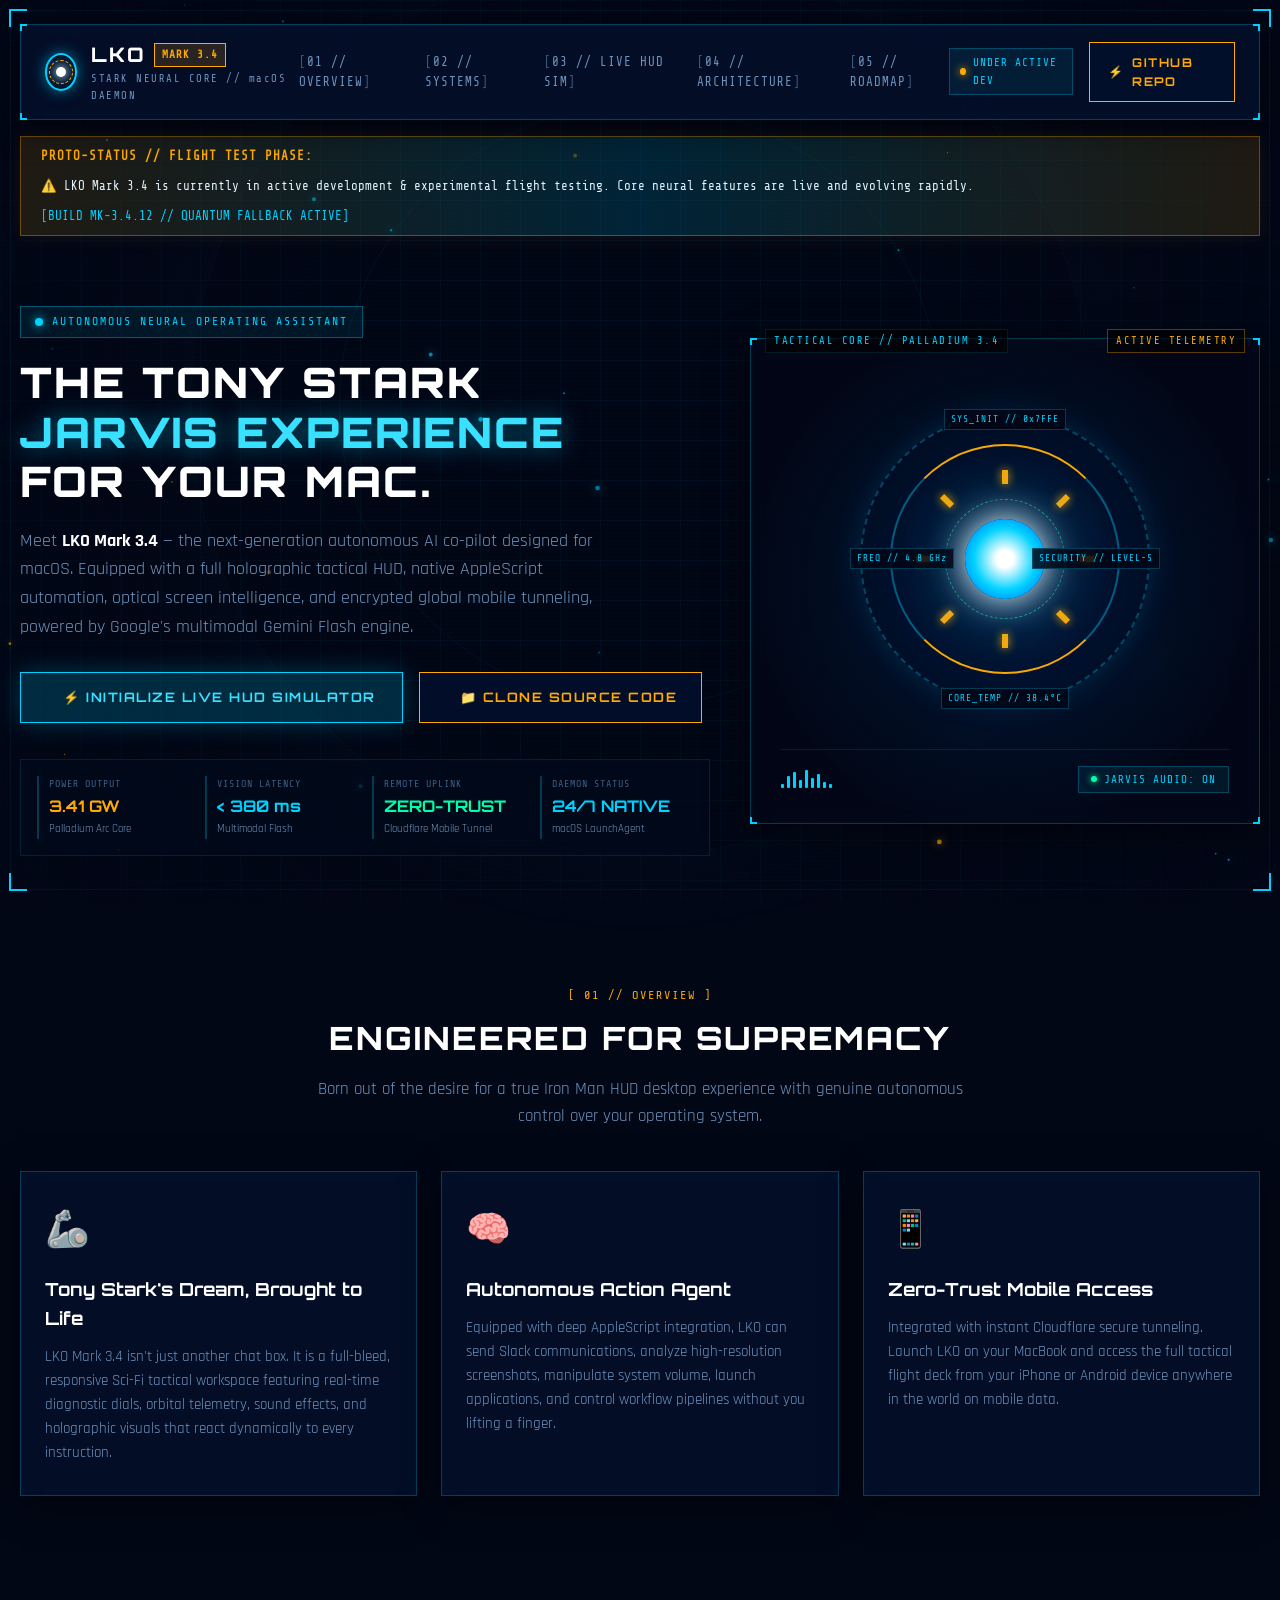
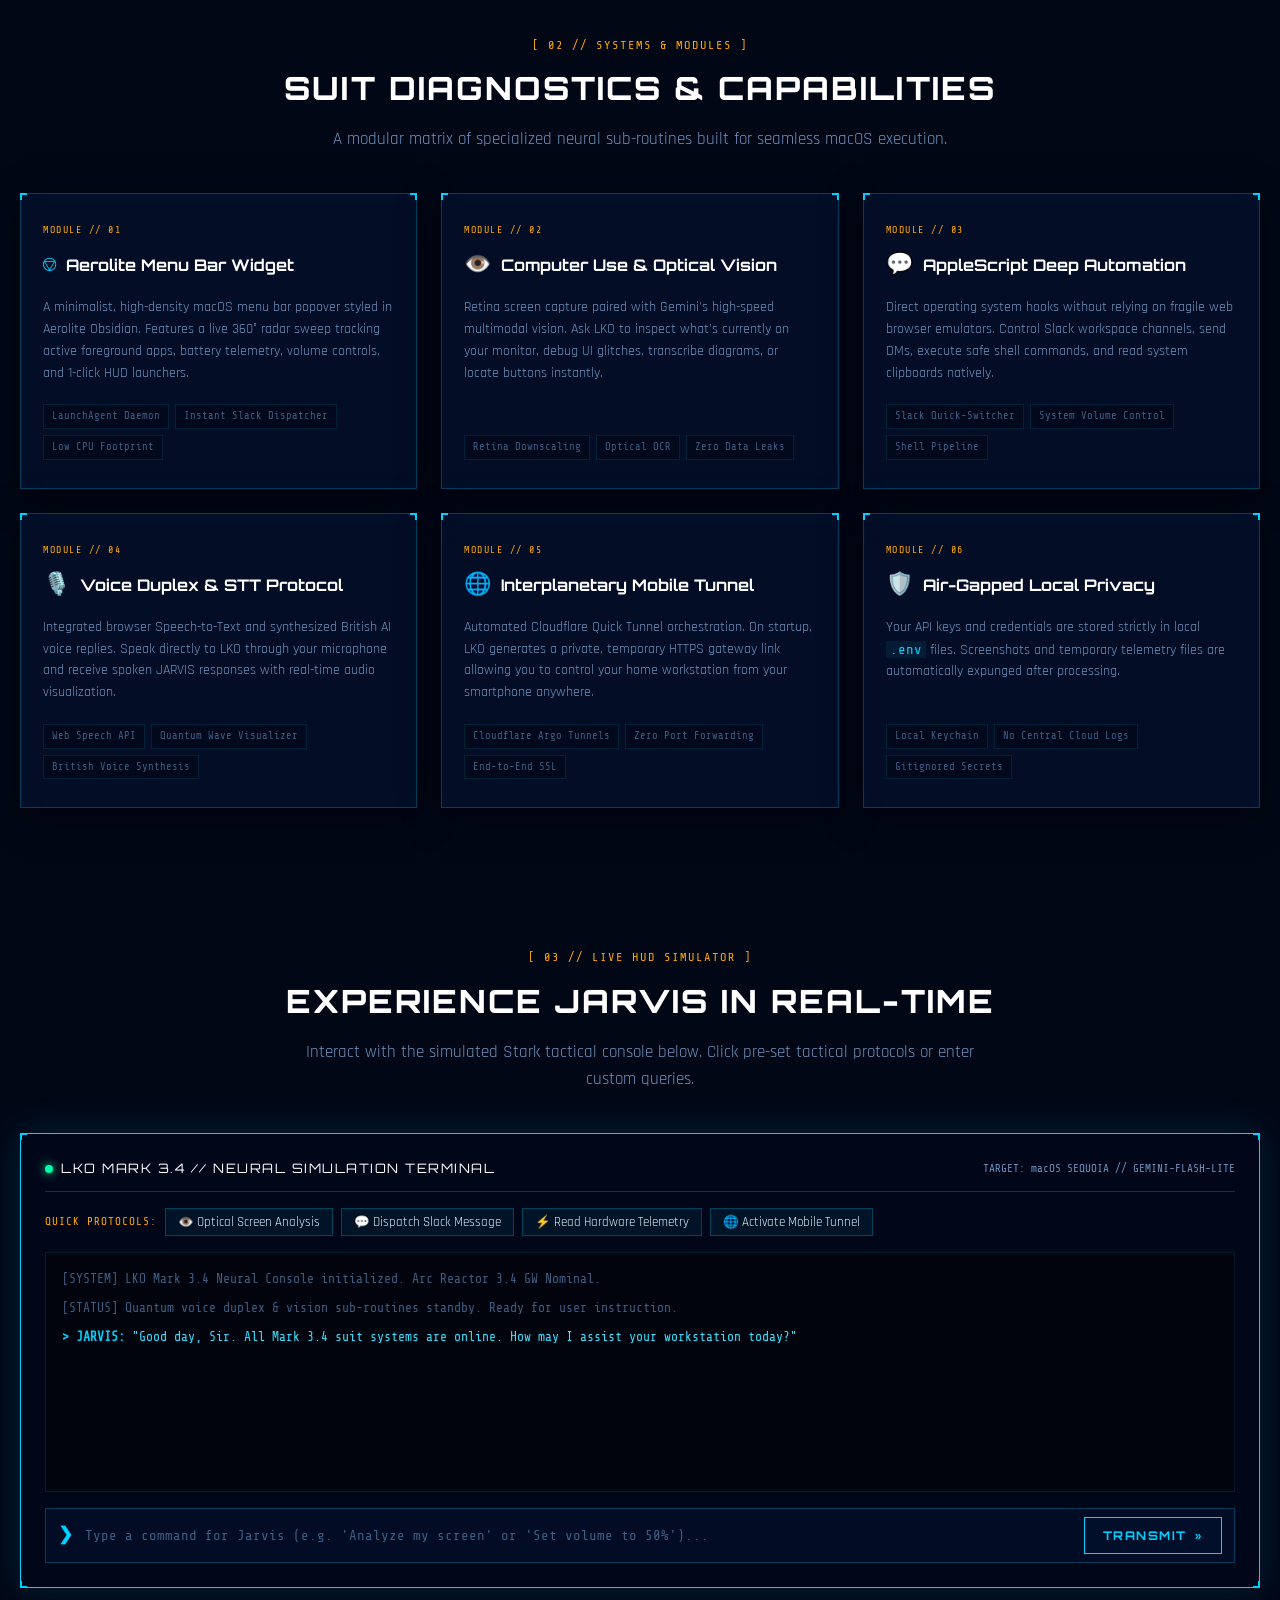
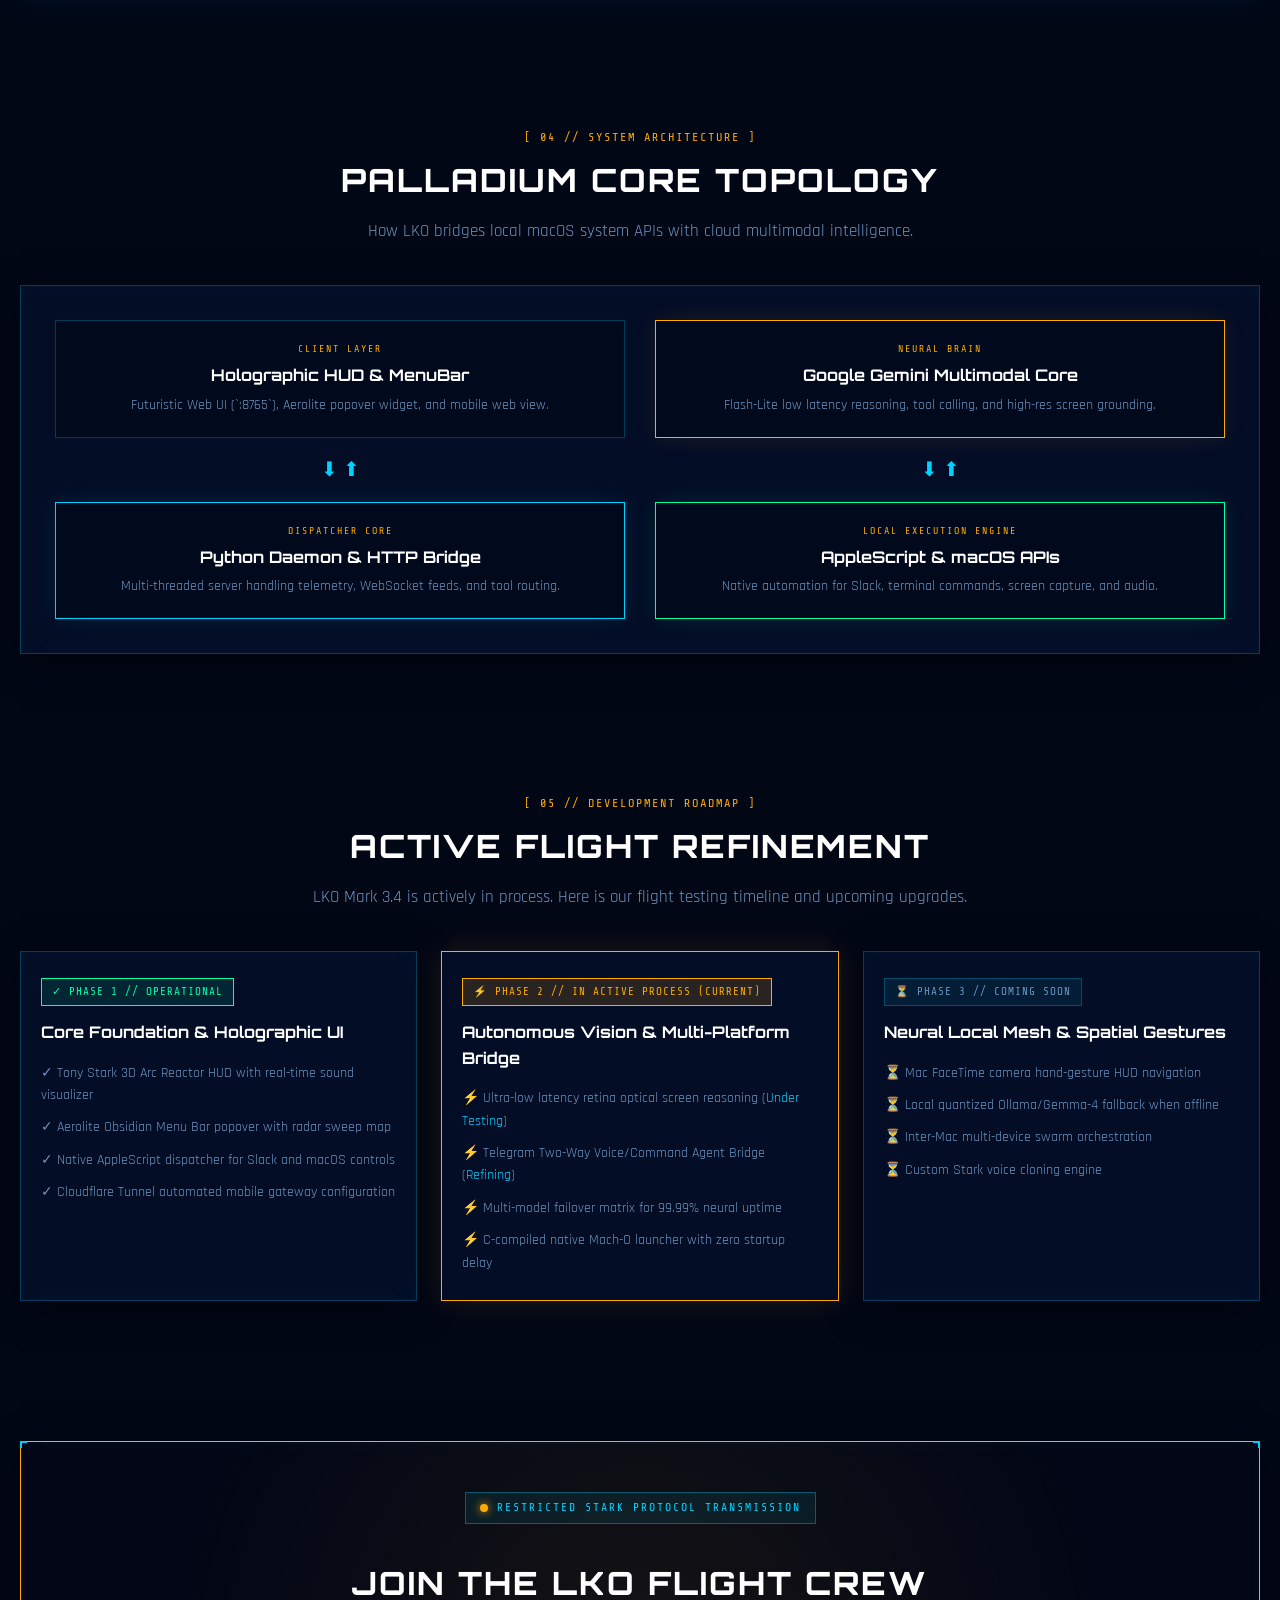
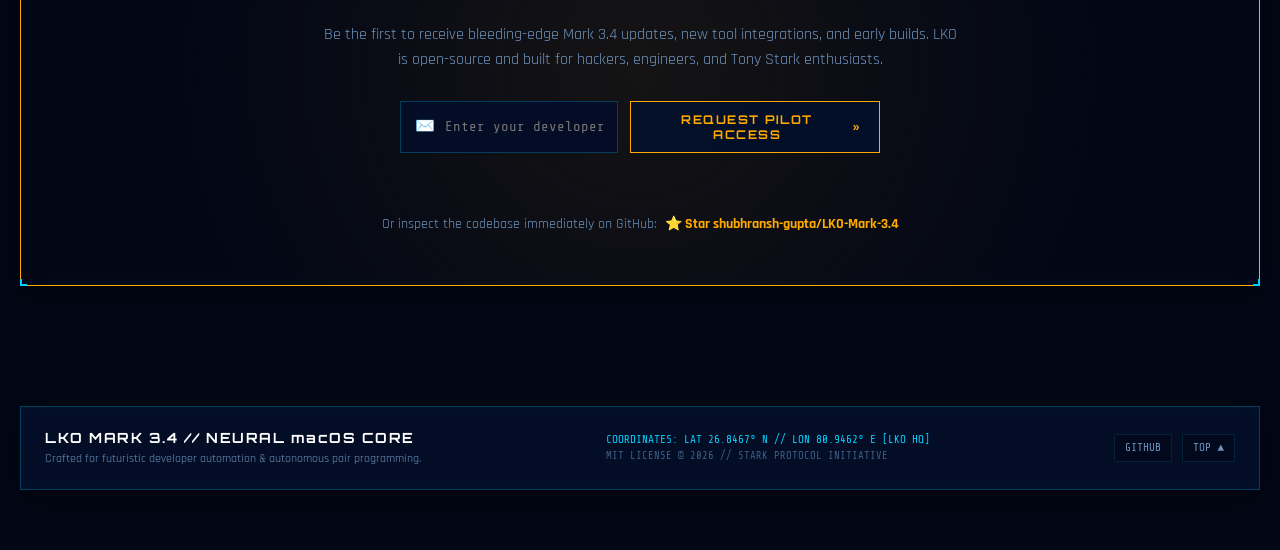
<file: index.html>
<!DOCTYPE html>
<html lang="en">
<head>
  <meta charset="UTF-8">
  <meta name="viewport" content="width=device-width, initial-scale=1.0">
  <title>LKO Mark 3.4 // Autonomous macOS Neural Assistant & Holographic HUD</title>
  
  <!-- Primary Meta & Viral SEO Tags -->
  <meta name="description" content="⚡ LKO Mark 3.4 is the Tony Stark JARVIS experience for macOS. Autonomous vision, AppleScript automation, 24/7 background telemetry, and encrypted mobile gateway powered by Google Gemini.">
  <meta name="keywords" content="Jarvis, Tony Stark, Iron Man UI, macOS AI, Autonomous Agent, Agentic AI, Gemini Flash, Computer Use, Holographic HUD, AppleScript Automation, Cyberpunk UI, Voice Assistant, AI Assistant, Developer Tools, Open Source AI">
  <meta name="author" content="Shubhransh Gupta">
  <meta name="robots" content="index, follow">

  <!-- Open Graph / Facebook / LinkedIn -->
  <meta property="og:type" content="website">
  <meta property="og:url" content="https://shubhransh-gupta.github.io/LKO-Mark-3.4/">
  <meta property="og:site_name" content="LKO Mark 3.4 // Stark Neural macOS Core">
  <meta property="og:title" content="⚡ LKO Mark 3.4 — Tony Stark's JARVIS for macOS">
  <meta property="og:description" content="Autonomous macOS Neural Assistant with Holographic Web HUD, Obsidian MenuBar, AppleScript Automation & Mobile Gateway. Powered by Gemini.">
  <meta property="og:image" content="https://raw.githubusercontent.com/shubhransh-gupta/LKO-Mark-3.4/main/docs/arc_reactor_icon.png">

  <!-- Twitter / X Cards -->
  <meta name="twitter:card" content="summary_large_image">
  <meta name="twitter:url" content="https://shubhransh-gupta.github.io/LKO-Mark-3.4/">
  <meta name="twitter:title" content="⚡ LKO Mark 3.4 — Tony Stark's JARVIS for macOS">
  <meta name="twitter:description" content="The autonomous macOS AI co-pilot with a full holographic tactical HUD, AppleScript automations & mobile remote access.">
  <meta name="twitter:image" content="https://raw.githubusercontent.com/shubhransh-gupta/LKO-Mark-3.4/main/docs/arc_reactor_icon.png">

  <!-- Schema.org JSON-LD for Search Engines & AI indexing -->
  <script type="application/ld+json">
  {
    "@context": "https://schema.org",
    "@type": "SoftwareApplication",
    "name": "LKO Mark 3.4",
    "operatingSystem": "macOS",
    "applicationCategory": "DeveloperApplication",
    "description": "Autonomous macOS Neural Assistant with Tony Stark Holographic HUD, AppleScript automations, and mobile remote gateway.",
    "url": "https://shubhransh-gupta.github.io/LKO-Mark-3.4/",
    "author": {
      "@type": "Person",
      "name": "Shubhransh Gupta"
    },
    "keywords": "Jarvis, Tony Stark, macOS AI, Agentic AI, Gemini AI, AppleScript, Computer Use"
  }
  </script>

  <!-- Favicon -->
  <link rel="icon" type="image/png" href="arc_reactor_icon.png">

  <!-- Sci-Fi Typography -->
  <link rel="preconnect" href="https://fonts.googleapis.com">
  <link rel="preconnect" href="https://fonts.gstatic.com" crossorigin>
  <link href="https://fonts.googleapis.com/css2?family=Orbitron:wght@400;600;700;800;900&family=Rajdhani:wght@500;600;700&family=Share+Tech+Mono&display=swap" rel="stylesheet">
  
  <!-- Stylesheet -->
  <link rel="stylesheet" href="style.css">
</head>
<body class="sci-fi-body">

  <!-- Deep Sci-Fi Atmospheric Space Background -->
  <div class="hud-space">
    <div class="hud-grid-plane"></div>
    <div class="hud-radar-concentric"></div>
    <div class="hud-scanline-fx"></div>
    <div class="hud-vignette"></div>
    <canvas id="particle-canvas"></canvas>
  </div>

  <!-- Global Tech Frame Overlay Border -->
  <div class="viewport-tech-border">
    <div class="edge-tick top-left"></div>
    <div class="edge-tick top-right"></div>
    <div class="edge-tick bottom-left"></div>
    <div class="edge-tick bottom-right"></div>
  </div>

  <!-- MASTER CONTAINER -->
  <div class="master-wrapper">

    <!-- NAVIGATION HEADER -->
    <header class="hud-header">
      <div class="header-inner tech-card">
        <div class="corner-cross top-left"></div>
        <div class="corner-cross top-right"></div>
        <div class="corner-cross bottom-left"></div>
        <div class="corner-cross bottom-right"></div>

        <!-- Logo & Identity -->
        <a href="#hero" class="brand-block">
          <div class="arc-logo-orb">
            <div class="arc-ring-spin"></div>
            <div class="arc-core-dot"></div>
          </div>
          <div class="brand-text">
            <div class="brand-title">
              <span class="glitch-text" data-text="LKO">LKO</span>
              <span class="badge-mk">MARK 3.4</span>
            </div>
            <div class="brand-sub">STARK NEURAL CORE // macOS DAEMON</div>
          </div>
        </a>

        <!-- Desktop Navigation Links -->
        <nav class="hud-nav">
          <a href="#overview" class="nav-link"><span class="nav-bracket">[</span>01 // OVERVIEW<span class="nav-bracket">]</span></a>
          <a href="#features" class="nav-link"><span class="nav-bracket">[</span>02 // SYSTEMS<span class="nav-bracket">]</span></a>
          <a href="#simulator" class="nav-link"><span class="nav-bracket">[</span>03 // LIVE HUD SIM<span class="nav-bracket">]</span></a>
          <a href="#architecture" class="nav-link"><span class="nav-bracket">[</span>04 // ARCHITECTURE<span class="nav-bracket">]</span></a>
          <a href="#roadmap" class="nav-link"><span class="nav-bracket">[</span>05 // ROADMAP<span class="nav-bracket">]</span></a>
        </nav>

        <!-- Right System Indicators & CTA -->
        <div class="header-status">
          <div class="status-indicator">
            <span class="status-dot"></span>
            <span class="status-text">UNDER ACTIVE DEV</span>
          </div>
          <a href="https://github.com/shubhransh-gupta/LKO-Mark-3.4" target="_blank" rel="noopener noreferrer" class="hud-btn glow-gold">
            <span class="btn-icon">⚡</span>
            <span>GITHUB REPO</span>
          </a>
        </div>
      </div>
    </header>

    <!-- FLOATING DEVELOPMENT STATUS BANNER -->
    <div class="dev-banner-strip">
      <div class="dev-banner-inner">
        <span class="banner-tag">PROTO-STATUS // FLIGHT TEST PHASE:</span>
        <span class="banner-msg">⚠️ LKO Mark 3.4 is currently in active development & experimental flight testing. Core neural features are live and evolving rapidly.</span>
        <span class="banner-version">[BUILD MK-3.4.12 // QUANTUM FALLBACK ACTIVE]</span>
      </div>
    </div>

    <!-- MAIN CONTENT -->
    <main>

      <!-- HERO SECTION -->
      <section id="hero" class="hero-section">
        <div class="hero-container">
          
          <!-- Left Hero Narrative -->
          <div class="hero-text-content">
            <div class="tech-pill-tag">
              <span class="pulsar"></span>
              <span>AUTONOMOUS NEURAL OPERATING ASSISTANT</span>
            </div>

            <h1 class="hero-title">
              THE TONY STARK <br>
              <span class="text-cyan-glow">JARVIS EXPERIENCE</span> <br>
              FOR YOUR MAC.
            </h1>

            <p class="hero-description">
              Meet <strong>LKO Mark 3.4</strong> — the next-generation autonomous AI co-pilot designed for macOS. 
              Equipped with a full holographic tactical HUD, native AppleScript automation, optical screen intelligence, 
              and encrypted global mobile tunneling, powered by Google's multimodal Gemini Flash engine.
            </p>

            <!-- Hero Action Buttons -->
            <div class="hero-cta-group">
              <a href="#simulator" class="hud-btn primary-hud-btn" id="btn-demo-sim">
                <span class="btn-corner-tl"></span>
                <span class="btn-corner-br"></span>
                <span class="btn-label">⚡ INITIALIZE LIVE HUD SIMULATOR</span>
              </a>
              <a href="https://github.com/shubhransh-gupta/LKO-Mark-3.4" target="_blank" rel="noopener noreferrer" class="hud-btn secondary-hud-btn">
                <span class="btn-corner-tl"></span>
                <span class="btn-corner-br"></span>
                <span class="btn-label">📁 CLONE SOURCE CODE</span>
              </a>
            </div>

            <!-- Live Telemetry Badges -->
            <div class="hero-telemetry-grid">
              <div class="telemetry-item">
                <div class="telemetry-lbl">POWER OUTPUT</div>
                <div class="telemetry-val text-gold"><span id="live-power-val">3.40</span> GW</div>
                <div class="telemetry-sub">Palladium Arc Core</div>
              </div>
              <div class="telemetry-item">
                <div class="telemetry-lbl">VISION LATENCY</div>
                <div class="telemetry-val text-cyan">&lt; 380 ms</div>
                <div class="telemetry-sub">Multimodal Flash</div>
              </div>
              <div class="telemetry-item">
                <div class="telemetry-lbl">REMOTE UPLINK</div>
                <div class="telemetry-val text-green">ZERO-TRUST</div>
                <div class="telemetry-sub">Cloudflare Mobile Tunnel</div>
              </div>
              <div class="telemetry-item">
                <div class="telemetry-lbl">DAEMON STATUS</div>
                <div class="telemetry-val text-cyan">24/7 NATIVE</div>
                <div class="telemetry-sub">macOS LaunchAgent</div>
              </div>
            </div>
          </div>

          <!-- Right Holographic Arc Reactor Stage -->
          <div class="hero-visual-stage">
            <div class="hologram-stage-frame tech-card">
              <div class="frame-tag top-left-tag">TACTICAL CORE // PALLADIUM 3.4</div>
              <div class="frame-tag top-right-tag gold">ACTIVE TELEMETRY</div>
              <div class="corner-cross top-left"></div>
              <div class="corner-cross top-right"></div>
              <div class="corner-cross bottom-left"></div>
              <div class="corner-cross bottom-right"></div>

              <!-- 3D Arc Reactor Interactive Visual -->
              <div class="reactor-3d-wrapper" id="reactor-interactive-orb">
                <div class="reactor-ring outer-ring"></div>
                <div class="reactor-ring mid-ring"></div>
                <div class="reactor-ring segment-ring">
                  <span class="core-segment seg-1"></span>
                  <span class="core-segment seg-2"></span>
                  <span class="core-segment seg-3"></span>
                  <span class="core-segment seg-4"></span>
                  <span class="core-segment seg-5"></span>
                  <span class="core-segment seg-6"></span>
                  <span class="core-segment seg-7"></span>
                  <span class="core-segment seg-8"></span>
                </div>
                <div class="reactor-ring inner-circuit"></div>
                <div class="reactor-pulsing-core">
                  <div class="core-lens-glow"></div>
                  <div class="core-center-crystal"></div>
                </div>

                <!-- Floating Holographic Data Rings -->
                <div class="holo-orbit-data data-top">SYS_INIT // 0x7FFE</div>
                <div class="holo-orbit-data data-bottom">CORE_TEMP // 38.4°C</div>
                <div class="holo-orbit-data data-left">FREQ // 4.8 GHz</div>
                <div class="holo-orbit-data data-right">SECURITY // LEVEL-5</div>
              </div>

              <!-- Interactive Sound & HUD Controls -->
              <div class="reactor-status-footer">
                <div class="audio-bars" id="reactor-audio-wave">
                  <span class="bar"></span><span class="bar"></span><span class="bar"></span>
                  <span class="bar"></span><span class="bar"></span><span class="bar"></span>
                  <span class="bar"></span><span class="bar"></span><span class="bar"></span>
                </div>
                <button class="sfx-toggle-btn" id="sfx-toggle" title="Toggle Jarvis Audio Effects">
                  <span class="sfx-dot"></span>
                  <span class="sfx-label">JARVIS AUDIO: ON</span>
                </button>
              </div>
            </div>
          </div>

        </div>
      </section>

      <!-- SECTION 1: OVERVIEW & INSPIRATION -->
      <section id="overview" class="section-container">
        <div class="section-header">
          <div class="section-num">[ 01 // OVERVIEW ]</div>
          <h2 class="section-title">ENGINEERED FOR SUPREMACY</h2>
          <p class="section-subtitle">Born out of the desire for a true Iron Man HUD desktop experience with genuine autonomous control over your operating system.</p>
        </div>

        <div class="overview-grid">
          <div class="overview-card tech-card">
            <div class="card-icon">🦾</div>
            <h3 class="card-title">Tony Stark's Dream, Brought to Life</h3>
            <p class="card-desc">
              LKO Mark 3.4 isn't just another chat box. It is a full-bleed, responsive Sci-Fi tactical workspace featuring real-time diagnostic dials, orbital telemetry, sound effects, and holographic visuals that react dynamically to every instruction.
            </p>
          </div>

          <div class="overview-card tech-card">
            <div class="card-icon">🧠</div>
            <h3 class="card-title">Autonomous Action Agent</h3>
            <p class="card-desc">
              Equipped with deep AppleScript integration, LKO can send Slack communications, analyze high-resolution screenshots, manipulate system volume, launch applications, and control workflow pipelines without you lifting a finger.
            </p>
          </div>

          <div class="overview-card tech-card">
            <div class="card-icon">📱</div>
            <h3 class="card-title">Zero-Trust Mobile Access</h3>
            <p class="card-desc">
              Integrated with instant Cloudflare secure tunneling. Launch LKO on your MacBook and access the full tactical flight deck from your iPhone or Android device anywhere in the world on mobile data.
            </p>
          </div>
        </div>
      </section>

      <!-- SECTION 2: SYSTEM CAPABILITIES (GRID) -->
      <section id="features" class="section-container">
        <div class="section-header">
          <div class="section-num">[ 02 // SYSTEMS & MODULES ]</div>
          <h2 class="section-title">SUIT DIAGNOSTICS & CAPABILITIES</h2>
          <p class="section-subtitle">A modular matrix of specialized neural sub-routines built for seamless macOS execution.</p>
        </div>

        <div class="features-grid">
          
          <!-- Module 1 -->
          <div class="feature-card tech-card">
            <div class="corner-cross top-left"></div>
            <div class="corner-cross top-right"></div>
            <div class="feature-tag">MODULE // 01</div>
            <div class="feature-header">
              <span class="f-icon">⎊</span>
              <h3 class="f-title">Aerolite Menu Bar Widget</h3>
            </div>
            <p class="f-desc">
              A minimalist, high-density macOS menu bar popover styled in Aerolite Obsidian. Features a live 360° radar sweep tracking active foreground apps, battery telemetry, volume controls, and 1-click HUD launchers.
            </p>
            <div class="f-specs">
              <span class="spec-pill">LaunchAgent Daemon</span>
              <span class="spec-pill">Instant Slack Dispatcher</span>
              <span class="spec-pill">Low CPU Footprint</span>
            </div>
          </div>

          <!-- Module 2 -->
          <div class="feature-card tech-card">
            <div class="corner-cross top-left"></div>
            <div class="corner-cross top-right"></div>
            <div class="feature-tag">MODULE // 02</div>
            <div class="feature-header">
              <span class="f-icon">👁️</span>
              <h3 class="f-title">Computer Use & Optical Vision</h3>
            </div>
            <p class="f-desc">
              Retina screen capture paired with Gemini's high-speed multimodal vision. Ask LKO to inspect what's currently on your monitor, debug UI glitches, transcribe diagrams, or locate buttons instantly.
            </p>
            <div class="f-specs">
              <span class="spec-pill">Retina Downscaling</span>
              <span class="spec-pill">Optical OCR</span>
              <span class="spec-pill">Zero Data Leaks</span>
            </div>
          </div>

          <!-- Module 3 -->
          <div class="feature-card tech-card">
            <div class="corner-cross top-left"></div>
            <div class="corner-cross top-right"></div>
            <div class="feature-tag">MODULE // 03</div>
            <div class="feature-header">
              <span class="f-icon">💬</span>
              <h3 class="f-title">AppleScript Deep Automation</h3>
            </div>
            <p class="f-desc">
              Direct operating system hooks without relying on fragile web browser emulators. Control Slack workspace channels, send DMs, execute safe shell commands, and read system clipboards natively.
            </p>
            <div class="f-specs">
              <span class="spec-pill">Slack Quick-Switcher</span>
              <span class="spec-pill">System Volume Control</span>
              <span class="spec-pill">Shell Pipeline</span>
            </div>
          </div>

          <!-- Module 4 -->
          <div class="feature-card tech-card">
            <div class="corner-cross top-left"></div>
            <div class="corner-cross top-right"></div>
            <div class="feature-tag">MODULE // 04</div>
            <div class="feature-header">
              <span class="f-icon">🎙️</span>
              <h3 class="f-title">Voice Duplex & STT Protocol</h3>
            </div>
            <p class="f-desc">
              Integrated browser Speech-to-Text and synthesized British AI voice replies. Speak directly to LKO through your microphone and receive spoken JARVIS responses with real-time audio visualization.
            </p>
            <div class="f-specs">
              <span class="spec-pill">Web Speech API</span>
              <span class="spec-pill">Quantum Wave Visualizer</span>
              <span class="spec-pill">British Voice Synthesis</span>
            </div>
          </div>

          <!-- Module 5 -->
          <div class="feature-card tech-card">
            <div class="corner-cross top-left"></div>
            <div class="corner-cross top-right"></div>
            <div class="feature-tag">MODULE // 05</div>
            <div class="feature-header">
              <span class="f-icon">🌐</span>
              <h3 class="f-title">Interplanetary Mobile Tunnel</h3>
            </div>
            <p class="f-desc">
              Automated Cloudflare Quick Tunnel orchestration. On startup, LKO generates a private, temporary HTTPS gateway link allowing you to control your home workstation from your smartphone anywhere.
            </p>
            <div class="f-specs">
              <span class="spec-pill">Cloudflare Argo Tunnels</span>
              <span class="spec-pill">Zero Port Forwarding</span>
              <span class="spec-pill">End-to-End SSL</span>
            </div>
          </div>

          <!-- Module 6 -->
          <div class="feature-card tech-card">
            <div class="corner-cross top-left"></div>
            <div class="corner-cross top-right"></div>
            <div class="feature-tag">MODULE // 06</div>
            <div class="feature-header">
              <span class="f-icon">🛡️</span>
              <h3 class="f-title">Air-Gapped Local Privacy</h3>
            </div>
            <p class="f-desc">
              Your API keys and credentials are stored strictly in local <span class="code-mono">.env</span> files. Screenshots and temporary telemetry files are automatically expunged after processing.
            </p>
            <div class="f-specs">
              <span class="spec-pill">Local Keychain</span>
              <span class="spec-pill">No Central Cloud Logs</span>
              <span class="spec-pill">Gitignored Secrets</span>
            </div>
          </div>

        </div>
      </section>

      <!-- SECTION 3: LIVE INTERACTIVE HUD SIMULATOR -->
      <section id="simulator" class="section-container">
        <div class="section-header">
          <div class="section-num">[ 03 // LIVE HUD SIMULATOR ]</div>
          <h2 class="section-title">EXPERIENCE JARVIS IN REAL-TIME</h2>
          <p class="section-subtitle">Interact with the simulated Stark tactical console below. Click pre-set tactical protocols or enter custom queries.</p>
        </div>

        <div class="simulator-wrapper tech-card">
          <div class="corner-cross top-left"></div>
          <div class="corner-cross top-right"></div>
          <div class="corner-cross bottom-left"></div>
          <div class="corner-cross bottom-right"></div>

          <!-- Simulator Header -->
          <div class="sim-header">
            <div class="sim-brand">
              <span class="sim-dot"></span>
              <span class="sim-title">LKO MARK 3.4 // NEURAL SIMULATION TERMINAL</span>
            </div>
            <div class="sim-status">
              <span>TARGET: macOS SEQUOIA // GEMINI-FLASH-LITE</span>
            </div>
          </div>

          <!-- Quick Action Buttons -->
          <div class="sim-preset-bar">
            <span class="preset-label">QUICK PROTOCOLS:</span>
            <button class="preset-btn" data-query="Jarvis, scan active screen telemetry and analyze open windows.">👁️ Optical Screen Analysis</button>
            <button class="preset-btn" data-query="Send message to #engineering on Slack: 'LKO Mark 3.4 build compiled successfully.'">💬 Dispatch Slack Message</button>
            <button class="preset-btn" data-query="Check Mac system battery, volume, and CPU core frequencies.">⚡ Read Hardware Telemetry</button>
            <button class="preset-btn" data-query="Initialize Cloudflare encrypted mobile gateway for remote uplink.">🌐 Activate Mobile Tunnel</button>
          </div>

          <!-- Interactive Terminal Body -->
          <div class="sim-terminal-screen" id="sim-output">
            <div class="sim-line system">[SYSTEM] LKO Mark 3.4 Neural Console initialized. Arc Reactor 3.4 GW Nominal.</div>
            <div class="sim-line system">[STATUS] Quantum voice duplex & vision sub-routines standby. Ready for user instruction.</div>
            <div class="sim-line bot">
              <span class="bot-tag">&gt; JARVIS:</span> "Good day, Sir. All Mark 3.4 suit systems are online. How may I assist your workstation today?"
            </div>
          </div>

          <!-- Terminal Input Row -->
          <form class="sim-input-row" id="sim-form">
            <span class="prompt-symbol">❯</span>
            <input type="text" id="sim-input" placeholder="Type a command for Jarvis (e.g. 'Analyze my screen' or 'Set volume to 50%')..." autocomplete="off">
            <button type="submit" class="hud-btn glow-cyan">
              <span>TRANSMIT</span>
              <span class="btn-arr">»</span>
            </button>
          </form>

        </div>
      </section>

      <!-- SECTION 4: ARCHITECTURE BLUEPRINT -->
      <section id="architecture" class="section-container">
        <div class="section-header">
          <div class="section-num">[ 04 // SYSTEM ARCHITECTURE ]</div>
          <h2 class="section-title">PALLADIUM CORE TOPOLOGY</h2>
          <p class="section-subtitle">How LKO bridges local macOS system APIs with cloud multimodal intelligence.</p>
        </div>

        <div class="architecture-diagram tech-card">
          <div class="diag-column">
            <div class="diag-node">
              <div class="node-badge">CLIENT LAYER</div>
              <h4>Holographic HUD & MenuBar</h4>
              <p>Futuristic Web UI (`:8765`), Aerolite popover widget, and mobile web view.</p>
            </div>
            <div class="diag-arrow">⬇ ⬆</div>
            <div class="diag-node highlight-cyan">
              <div class="node-badge">DISPATCHER CORE</div>
              <h4>Python Daemon & HTTP Bridge</h4>
              <p>Multi-threaded server handling telemetry, WebSocket feeds, and tool routing.</p>
            </div>
          </div>

          <div class="diag-column">
            <div class="diag-node highlight-gold">
              <div class="node-badge">NEURAL BRAIN</div>
              <h4>Google Gemini Multimodal Core</h4>
              <p>Flash-Lite low latency reasoning, tool calling, and high-res screen grounding.</p>
            </div>
            <div class="diag-arrow">⬇ ⬆</div>
            <div class="diag-node highlight-green">
              <div class="node-badge">LOCAL EXECUTION ENGINE</div>
              <h4>AppleScript & macOS APIs</h4>
              <p>Native automation for Slack, terminal commands, screen capture, and audio.</p>
            </div>
          </div>
        </div>
      </section>

      <!-- SECTION 5: ROADMAP // UNDER PROCESS -->
      <section id="roadmap" class="section-container">
        <div class="section-header">
          <div class="section-num">[ 05 // DEVELOPMENT ROADMAP ]</div>
          <h2 class="section-title">ACTIVE FLIGHT REFINEMENT</h2>
          <p class="section-subtitle">LKO Mark 3.4 is actively in process. Here is our flight testing timeline and upcoming upgrades.</p>
        </div>

        <div class="roadmap-timeline">

          <!-- Phase 1 -->
          <div class="timeline-card completed tech-card">
            <div class="timeline-badge done">✓ PHASE 1 // OPERATIONAL</div>
            <h3 class="timeline-title">Core Foundation & Holographic UI</h3>
            <ul class="timeline-list">
              <li>✓ Tony Stark 3D Arc Reactor HUD with real-time sound visualizer</li>
              <li>✓ Aerolite Obsidian Menu Bar popover with radar sweep map</li>
              <li>✓ Native AppleScript dispatcher for Slack and macOS controls</li>
              <li>✓ Cloudflare Tunnel automated mobile gateway configuration</li>
            </ul>
          </div>

          <!-- Phase 2 -->
          <div class="timeline-card in-progress tech-card">
            <div class="timeline-badge active">⚡ PHASE 2 // IN ACTIVE PROCESS (CURRENT)</div>
            <h3 class="timeline-title">Autonomous Vision & Multi-Platform Bridge</h3>
            <ul class="timeline-list">
              <li>⚡ Ultra-low latency retina optical screen reasoning (<span class="text-cyan">Under Testing</span>)</li>
              <li>⚡ Telegram Two-Way Voice/Command Agent Bridge (<span class="text-cyan">Refining</span>)</li>
              <li>⚡ Multi-model failover matrix for 99.99% neural uptime</li>
              <li>⚡ C-compiled native Mach-O launcher with zero startup delay</li>
            </ul>
          </div>

          <!-- Phase 3 -->
          <div class="timeline-card upcoming tech-card">
            <div class="timeline-badge upcoming">⏳ PHASE 3 // COMING SOON</div>
            <h3 class="timeline-title">Neural Local Mesh & Spatial Gestures</h3>
            <ul class="timeline-list">
              <li>⏳ Mac FaceTime camera hand-gesture HUD navigation</li>
              <li>⏳ Local quantized Ollama/Gemma-4 fallback when offline</li>
              <li>⏳ Inter-Mac multi-device swarm orchestration</li>
              <li>⏳ Custom Stark voice cloning engine</li>
            </ul>
          </div>

        </div>
      </section>

      <!-- SECTION 6: EARLY ACCESS & WAITLIST TRANSMISSION -->
      <section id="access" class="section-container">
        <div class="access-box tech-card">
          <div class="corner-cross top-left"></div>
          <div class="corner-cross top-right"></div>
          <div class="corner-cross bottom-left"></div>
          <div class="corner-cross bottom-right"></div>

          <div class="access-content">
            <div class="tech-pill-tag">
              <span class="pulsar gold"></span>
              <span>RESTRICTED STARK PROTOCOL TRANSMISSION</span>
            </div>

            <h2 class="access-title">JOIN THE LKO FLIGHT CREW</h2>
            <p class="access-desc">
              Be the first to receive bleeding-edge Mark 3.4 updates, new tool integrations, and early builds.
              LKO is open-source and built for hackers, engineers, and Tony Stark enthusiasts.
            </p>

            <form class="access-form" id="waitlist-form">
              <div class="input-wrapper">
                <span class="input-icon">✉️</span>
                <input type="email" id="waitlist-email" placeholder="Enter your developer email..." required autocomplete="email">
              </div>
              <button type="submit" class="hud-btn glow-gold">
                <span>REQUEST PILOT ACCESS</span>
                <span class="btn-arr">»</span>
              </button>
            </form>
            <div class="form-feedback" id="waitlist-feedback"></div>

            <div class="access-footer-links">
              <span>Or inspect the codebase immediately on GitHub:</span>
              <a href="https://github.com/shubhransh-gupta/LKO-Mark-3.4" target="_blank" rel="noopener noreferrer" class="repo-link">
                ⭐ Star shubhransh-gupta/LKO-Mark-3.4
              </a>
            </div>
          </div>
        </div>
      </section>

    </main>

    <!-- FOOTER -->
    <footer class="hud-footer">
      <div class="footer-inner tech-card">
        <div class="footer-left">
          <div class="footer-brand">LKO MARK 3.4 // NEURAL macOS CORE</div>
          <div class="footer-sub">Crafted for futuristic developer automation & autonomous pair programming.</div>
        </div>
        <div class="footer-center">
          <div class="coord-tag">COORDINATES: LAT 26.8467° N // LON 80.9462° E [LKO HQ]</div>
          <div class="footer-copy">MIT LICENSE © 2026 // STARK PROTOCOL INITIATIVE</div>
        </div>
        <div class="footer-right">
          <a href="https://github.com/shubhransh-gupta/LKO-Mark-3.4" target="_blank" rel="noopener noreferrer" class="hud-mini-btn">
            GITHUB
          </a>
          <a href="#hero" class="hud-mini-btn">
            TOP ▲
          </a>
        </div>
      </div>
    </footer>

  </div>

  <!-- Interactive JavaScript -->
  <script src="landing.js"></script>
</body>
</html>
</file>
<file: style.css>
:root {
  --bg-deep: #020716;
  --bg-surface: rgba(3, 12, 34, 0.88);
  --bg-surface-hover: rgba(5, 20, 54, 0.95);
  --bg-tech-card: rgba(4, 16, 44, 0.78);
  
  --cyan: #00d2ff;
  --cyan-bright: #38e1ff;
  --cyan-glow: rgba(0, 210, 255, 0.5);
  
  --blue-core: #0077ff;
  --blue-glow: rgba(0, 119, 255, 0.4);
  
  --gold: #ffaa00;
  --gold-glow: rgba(255, 170, 0, 0.5);
  
  --green: #00ffaa;
  --green-glow: rgba(0, 255, 170, 0.4);
  
  --red: #ff2255;
  --red-glow: rgba(255, 34, 85, 0.4);
  
  --text-primary: #e2f4ff;
  --text-dim: #6e94be;
  --text-muted: #3d5e82;
  --text-bright: #ffffff;
  
  --font-hud: 'Orbitron', -apple-system, sans-serif;
  --font-mono: 'Share Tech Mono', 'Courier New', monospace;
  --font-ui: 'Rajdhani', -apple-system, sans-serif;

  --border-hud: rgba(0, 210, 255, 0.25);
  --border-gold: rgba(255, 170, 0, 0.35);
  --border-dim: rgba(0, 210, 255, 0.12);
}

/* RESET & BASE */
* {
  box-sizing: border-box;
  margin: 0;
  padding: 0;
  -webkit-font-smoothing: antialiased;
}

html {
  scroll-behavior: smooth;
}

body.sci-fi-body {
  background-color: var(--bg-deep);
  color: var(--text-primary);
  font-family: var(--font-ui);
  font-size: 16px;
  line-height: 1.6;
  overflow-x: hidden;
  min-height: 100vh;
  position: relative;
}

/* ATMOSPHERIC BACKGROUND */
.hud-space {
  position: fixed;
  top: 0;
  left: 0;
  width: 100vw;
  height: 100vh;
  z-index: 0;
  pointer-events: none;
}

.hud-grid-plane {
  position: absolute;
  top: 0;
  left: 0;
  width: 100%;
  height: 100%;
  background-image: 
    linear-gradient(to right, rgba(0, 210, 255, 0.04) 1px, transparent 1px),
    linear-gradient(to bottom, rgba(0, 210, 255, 0.04) 1px, transparent 1px);
  background-size: 40px 40px;
}

.hud-radar-concentric {
  position: absolute;
  top: 45%;
  left: 50%;
  transform: translate(-50%, -50%);
  width: 900px;
  height: 900px;
  border-radius: 50%;
  border: 1px dashed rgba(0, 210, 255, 0.07);
  box-shadow: 0 0 140px rgba(0, 210, 255, 0.03);
}

.hud-radar-concentric::before {
  content: '';
  position: absolute;
  top: 50%;
  left: 50%;
  transform: translate(-50%, -50%);
  width: 600px;
  height: 600px;
  border-radius: 50%;
  border: 1px solid rgba(0, 210, 255, 0.05);
}

.hud-scanline-fx {
  position: absolute;
  top: 0;
  left: 0;
  width: 100%;
  height: 100%;
  background: repeating-linear-gradient(
    0deg,
    rgba(0, 0, 0, 0.12),
    rgba(0, 0, 0, 0.12) 2px,
    transparent 2px,
    transparent 4px
  );
  opacity: 0.6;
}

.hud-vignette {
  position: absolute;
  top: 0;
  left: 0;
  width: 100%;
  height: 100%;
  background: radial-gradient(circle at center, transparent 40%, rgba(2, 7, 22, 0.85) 95%);
}

#particle-canvas {
  position: absolute;
  top: 0;
  left: 0;
  width: 100%;
  height: 100%;
}

/* GLOBAL TECH CORNERS OVERLAY */
.viewport-tech-border {
  position: fixed;
  top: 10px;
  left: 10px;
  right: 10px;
  bottom: 10px;
  pointer-events: none;
  z-index: 99;
  border: 1px solid rgba(0, 210, 255, 0.06);
}

.edge-tick {
  position: absolute;
  width: 18px;
  height: 18px;
}

.edge-tick.top-left {
  top: -2px;
  left: -2px;
  border-top: 2px solid var(--cyan);
  border-left: 2px solid var(--cyan);
}

.edge-tick.top-right {
  top: -2px;
  right: -2px;
  border-top: 2px solid var(--cyan);
  border-right: 2px solid var(--cyan);
}

.edge-tick.bottom-left {
  bottom: -2px;
  left: -2px;
  border-bottom: 2px solid var(--cyan);
  border-left: 2px solid var(--cyan);
}

.edge-tick.bottom-right {
  bottom: -2px;
  right: -2px;
  border-bottom: 2px solid var(--cyan);
  border-right: 2px solid var(--cyan);
}

/* MASTER WRAPPER */
.master-wrapper {
  position: relative;
  z-index: 10;
  max-width: 1320px;
  margin: 0 auto;
  padding: 24px 20px 60px;
}

/* TECH CARD REUSABLE BASE */
.tech-card {
  position: relative;
  background: var(--bg-tech-card);
  border: 1px solid var(--border-hud);
  backdrop-filter: blur(14px);
  -webkit-backdrop-filter: blur(14px);
  box-shadow: 0 8px 32px rgba(0, 0, 0, 0.5), inset 0 0 15px rgba(0, 210, 255, 0.03);
  transition: all 0.3s cubic-bezier(0.25, 1, 0.5, 1);
}

.corner-cross {
  position: absolute;
  width: 7px;
  height: 7px;
  pointer-events: none;
}

.corner-cross.top-left { top: -1px; left: -1px; border-top: 2px solid var(--cyan); border-left: 2px solid var(--cyan); }
.corner-cross.top-right { top: -1px; right: -1px; border-top: 2px solid var(--cyan); border-right: 2px solid var(--cyan); }
.corner-cross.bottom-left { bottom: -1px; left: -1px; border-bottom: 2px solid var(--cyan); border-left: 2px solid var(--cyan); }
.corner-cross.bottom-right { bottom: -1px; right: -1px; border-bottom: 2px solid var(--cyan); border-right: 2px solid var(--cyan); }

/* HEADER */
.hud-header {
  margin-bottom: 16px;
}

.header-inner {
  display: flex;
  align-items: center;
  justify-content: space-between;
  padding: 14px 24px;
}

.brand-block {
  display: flex;
  align-items: center;
  gap: 14px;
  text-decoration: none;
  color: inherit;
}

.arc-logo-orb {
  position: relative;
  width: 38px;
  height: 38px;
  border-radius: 50%;
  border: 2px solid var(--cyan);
  display: flex;
  align-items: center;
  justify-content: center;
  box-shadow: 0 0 15px var(--cyan-glow);
}

.arc-ring-spin {
  position: absolute;
  width: 24px;
  height: 24px;
  border-radius: 50%;
  border: 1px dashed var(--gold);
  animation: spinSlow 8s linear infinite;
}

.arc-core-dot {
  width: 10px;
  height: 10px;
  background: #ffffff;
  border-radius: 50%;
  box-shadow: 0 0 10px #ffffff, 0 0 20px var(--cyan);
}

@keyframes spinSlow {
  from { transform: rotate(0deg); }
  to { transform: rotate(360deg); }
}

.brand-title {
  display: flex;
  align-items: center;
  gap: 8px;
  font-family: var(--font-hud);
  font-size: 20px;
  font-weight: 800;
  letter-spacing: 2px;
  color: var(--text-bright);
}

.badge-mk {
  font-size: 11px;
  padding: 2px 7px;
  background: rgba(255, 170, 0, 0.15);
  border: 1px solid var(--gold);
  color: var(--gold);
  font-family: var(--font-mono);
  letter-spacing: 1px;
}

.brand-sub {
  font-family: var(--font-mono);
  font-size: 10.5px;
  color: var(--text-dim);
  letter-spacing: 1.5px;
}

.hud-nav {
  display: flex;
  gap: 20px;
}

.nav-link {
  font-family: var(--font-mono);
  font-size: 12.5px;
  color: var(--text-dim);
  text-decoration: none;
  letter-spacing: 1px;
  transition: all 0.2s ease;
}

.nav-bracket {
  color: var(--text-muted);
  transition: color 0.2s ease;
}

.nav-link:hover {
  color: var(--cyan-bright);
  text-shadow: 0 0 10px var(--cyan-glow);
}

.nav-link:hover .nav-bracket {
  color: var(--cyan);
}

.header-status {
  display: flex;
  align-items: center;
  gap: 16px;
}

.status-indicator {
  display: flex;
  align-items: center;
  gap: 7px;
  background: rgba(0, 210, 255, 0.08);
  border: 1px solid rgba(0, 210, 255, 0.25);
  padding: 5px 10px;
  font-family: var(--font-mono);
  font-size: 11px;
  color: var(--cyan);
  letter-spacing: 1px;
}

.status-dot {
  width: 7px;
  height: 7px;
  border-radius: 50%;
  background: var(--gold);
  box-shadow: 0 0 8px var(--gold);
  animation: pulseDot 1.5s infinite alternate;
}

@keyframes pulseDot {
  from { opacity: 0.4; transform: scale(0.8); }
  to { opacity: 1; transform: scale(1.2); }
}

/* DEV BANNER STRIP */
.dev-banner-strip {
  background: linear-gradient(90deg, rgba(255, 170, 0, 0.12) 0%, rgba(0, 210, 255, 0.15) 50%, rgba(255, 170, 0, 0.12) 100%);
  border: 1px solid rgba(255, 170, 0, 0.35);
  padding: 9px 20px;
  margin-bottom: 30px;
  box-shadow: 0 0 20px rgba(255, 170, 0, 0.08);
}

.dev-banner-inner {
  display: flex;
  align-items: center;
  justify-content: space-between;
  flex-wrap: wrap;
  gap: 10px;
  font-family: var(--font-mono);
  font-size: 12.5px;
}

.banner-tag {
  color: var(--gold);
  font-weight: bold;
  letter-spacing: 1px;
}

.banner-msg {
  color: var(--text-primary);
}

.banner-version {
  color: var(--cyan);
}

/* BUTTONS */
.hud-btn {
  position: relative;
  display: inline-flex;
  align-items: center;
  gap: 8px;
  background: rgba(3, 16, 44, 0.9);
  border: 1px solid var(--border-hud);
  color: var(--text-bright);
  font-family: var(--font-hud);
  font-size: 12px;
  font-weight: 700;
  letter-spacing: 1.5px;
  text-decoration: none;
  padding: 10px 18px;
  cursor: pointer;
  transition: all 0.25s ease;
  overflow: hidden;
}

.hud-btn:hover {
  background: rgba(0, 210, 255, 0.15);
  border-color: var(--cyan);
  box-shadow: 0 0 20px var(--cyan-glow);
  transform: translateY(-1px);
}

.hud-btn.glow-gold {
  border-color: var(--gold);
  color: var(--gold);
}

.hud-btn.glow-gold:hover {
  background: rgba(255, 170, 0, 0.15);
  box-shadow: 0 0 20px var(--gold-glow);
  color: #ffffff;
}

.hud-btn.glow-cyan {
  border-color: var(--cyan);
  color: var(--cyan);
}

.hud-btn.primary-hud-btn {
  background: rgba(0, 210, 255, 0.18);
  border-color: var(--cyan);
  color: var(--cyan-bright);
  padding: 14px 26px;
  font-size: 13px;
  box-shadow: 0 0 25px rgba(0, 210, 255, 0.25);
}

.hud-btn.primary-hud-btn:hover {
  background: var(--cyan);
  color: #020716;
  box-shadow: 0 0 35px var(--cyan);
}

.hud-btn.secondary-hud-btn {
  padding: 14px 24px;
  font-size: 13px;
  border-color: var(--gold);
  color: var(--gold);
}

.hud-btn.secondary-hud-btn:hover {
  background: rgba(255, 170, 0, 0.2);
  color: #ffffff;
  box-shadow: 0 0 25px var(--gold-glow);
}

/* HERO SECTION */
.hero-section {
  padding: 40px 0 60px;
}

.hero-container {
  display: grid;
  grid-template-columns: 1.15fr 0.85fr;
  gap: 40px;
  align-items: center;
}

.tech-pill-tag {
  display: inline-flex;
  align-items: center;
  gap: 9px;
  background: rgba(0, 210, 255, 0.08);
  border: 1px solid rgba(0, 210, 255, 0.35);
  padding: 6px 14px;
  font-family: var(--font-mono);
  font-size: 11.5px;
  color: var(--cyan);
  letter-spacing: 2px;
  margin-bottom: 20px;
}

.pulsar {
  width: 8px;
  height: 8px;
  border-radius: 50%;
  background: var(--cyan);
  box-shadow: 0 0 10px var(--cyan);
  animation: pulseDot 1.2s infinite alternate;
}

.pulsar.gold {
  background: var(--gold);
  box-shadow: 0 0 10px var(--gold);
}

.hero-title {
  font-family: var(--font-hud);
  font-size: 42px;
  font-weight: 900;
  line-height: 1.18;
  letter-spacing: 2px;
  color: var(--text-bright);
  margin-bottom: 20px;
}

.text-cyan-glow {
  color: var(--cyan-bright);
  text-shadow: 0 0 25px var(--cyan-glow);
}

.hero-description {
  font-size: 18px;
  color: var(--text-dim);
  line-height: 1.6;
  margin-bottom: 30px;
  max-width: 600px;
}

.hero-description strong {
  color: var(--text-bright);
}

.hero-cta-group {
  display: flex;
  gap: 16px;
  flex-wrap: wrap;
  margin-bottom: 36px;
}

.hero-telemetry-grid {
  display: grid;
  grid-template-columns: repeat(4, 1fr);
  gap: 14px;
  background: rgba(2, 10, 28, 0.7);
  border: 1px solid var(--border-dim);
  padding: 16px;
}

.telemetry-item {
  border-left: 2px solid var(--border-hud);
  padding-left: 10px;
}

.telemetry-lbl {
  font-family: var(--font-mono);
  font-size: 10px;
  color: var(--text-muted);
  letter-spacing: 1px;
}

.telemetry-val {
  font-family: var(--font-hud);
  font-size: 16px;
  font-weight: 700;
  margin: 2px 0;
}

.telemetry-sub {
  font-size: 11px;
  color: var(--text-dim);
}

.text-gold { color: var(--gold); }
.text-cyan { color: var(--cyan); }
.text-green { color: var(--green); }

/* 3D ARC REACTOR VISUAL STAGE */
.hologram-stage-frame {
  padding: 30px;
  display: flex;
  flex-direction: column;
  align-items: center;
  background: radial-gradient(circle at center, rgba(0, 119, 255, 0.15) 0%, rgba(2, 7, 22, 0.9) 75%);
}

.frame-tag {
  position: absolute;
  font-family: var(--font-mono);
  font-size: 10.5px;
  letter-spacing: 1.5px;
  padding: 3px 8px;
  background: rgba(0, 0, 0, 0.6);
  border: 1px solid var(--border-dim);
}

.top-left-tag { top: -10px; left: 14px; color: var(--cyan); }
.top-right-tag { top: -10px; right: 14px; color: var(--cyan); }
.top-right-tag.gold { color: var(--gold); border-color: var(--border-gold); }

.reactor-3d-wrapper {
  position: relative;
  width: 320px;
  height: 320px;
  display: flex;
  align-items: center;
  justify-content: center;
  margin: 30px 0;
  perspective: 800px;
  cursor: crosshair;
}

.reactor-ring {
  position: absolute;
  border-radius: 50%;
}

.outer-ring {
  width: 290px;
  height: 290px;
  border: 2px dashed rgba(0, 210, 255, 0.3);
  animation: spinOuter 20s linear infinite;
  box-shadow: 0 0 30px rgba(0, 210, 255, 0.15);
}

.mid-ring {
  width: 230px;
  height: 230px;
  border: 2px solid rgba(0, 210, 255, 0.4);
  border-top-color: var(--gold);
  border-bottom-color: var(--gold);
  animation: spinMid 12s cubic-bezier(0.4, 0, 0.2, 1) infinite;
}

.segment-ring {
  width: 170px;
  height: 170px;
  animation: spinOuter 8s linear infinite reverse;
}

.core-segment {
  position: absolute;
  top: 50%;
  left: 50%;
  width: 14px;
  height: 6px;
  background: var(--gold);
  box-shadow: 0 0 10px var(--gold);
  transform-origin: 0 0;
}

.seg-1 { transform: rotate(0deg) translate(75px, -3px); }
.seg-2 { transform: rotate(45deg) translate(75px, -3px); }
.seg-3 { transform: rotate(90deg) translate(75px, -3px); }
.seg-4 { transform: rotate(135deg) translate(75px, -3px); }
.seg-5 { transform: rotate(180deg) translate(75px, -3px); }
.seg-6 { transform: rotate(225deg) translate(75px, -3px); }
.seg-7 { transform: rotate(270deg) translate(75px, -3px); }
.seg-8 { transform: rotate(315deg) translate(75px, -3px); }

.inner-circuit {
  width: 120px;
  height: 120px;
  border: 1px dashed rgba(0, 255, 170, 0.5);
  animation: spinOuter 6s linear infinite;
}

.reactor-pulsing-core {
  position: relative;
  width: 80px;
  height: 80px;
  border-radius: 50%;
  background: radial-gradient(circle, #ffffff 15%, var(--cyan) 55%, var(--blue-core) 90%);
  box-shadow: 0 0 35px #ffffff, 0 0 70px var(--cyan-glow), 0 0 120px var(--blue-glow);
  display: flex;
  align-items: center;
  justify-content: center;
  animation: pulseCore 2s ease-in-out infinite alternate;
}

@keyframes spinOuter {
  from { transform: rotate(0deg); }
  to { transform: rotate(360deg); }
}

@keyframes spinMid {
  from { transform: rotate(0deg); }
  to { transform: rotate(360deg); }
}

@keyframes pulseCore {
  from { transform: scale(0.95); filter: brightness(1); }
  to { transform: scale(1.08); filter: brightness(1.35); }
}

.holo-orbit-data {
  position: absolute;
  font-family: var(--font-mono);
  font-size: 9.5px;
  color: var(--cyan);
  background: rgba(2, 7, 22, 0.85);
  border: 1px solid var(--border-hud);
  padding: 2px 6px;
  letter-spacing: 1px;
}

.data-top { top: 10px; }
.data-bottom { bottom: 10px; }
.data-left { left: 5px; }
.data-right { right: 5px; }

.reactor-status-footer {
  width: 100%;
  display: flex;
  align-items: center;
  justify-content: space-between;
  border-top: 1px solid var(--border-dim);
  padding-top: 16px;
}

.audio-bars {
  display: flex;
  align-items: flex-end;
  gap: 3px;
  height: 18px;
}

.audio-bars .bar {
  width: 3px;
  background: var(--cyan);
  border-radius: 1px;
  height: 4px;
  animation: barBounce 0.8s infinite alternate;
}

.audio-bars .bar:nth-child(2) { animation-delay: 0.15s; height: 12px; }
.audio-bars .bar:nth-child(3) { animation-delay: 0.3s; height: 16px; }
.audio-bars .bar:nth-child(4) { animation-delay: 0.2s; height: 8px; }
.audio-bars .bar:nth-child(5) { animation-delay: 0.4s; height: 18px; }
.audio-bars .bar:nth-child(6) { animation-delay: 0.25s; height: 10px; }
.audio-bars .bar:nth-child(7) { animation-delay: 0.35s; height: 14px; }
.audio-bars .bar:nth-child(8) { animation-delay: 0.1s; height: 6px; }

@keyframes barBounce {
  from { height: 3px; }
  to { height: 18px; }
}

.sfx-toggle-btn {
  display: flex;
  align-items: center;
  gap: 7px;
  background: rgba(0, 210, 255, 0.08);
  border: 1px solid var(--border-hud);
  color: var(--cyan);
  padding: 6px 12px;
  font-family: var(--font-mono);
  font-size: 11px;
  cursor: pointer;
  letter-spacing: 1px;
  transition: all 0.2s ease;
}

.sfx-toggle-btn:hover {
  background: rgba(0, 210, 255, 0.2);
}

.sfx-dot {
  width: 6px;
  height: 6px;
  border-radius: 50%;
  background: var(--green);
  box-shadow: 0 0 6px var(--green);
}

/* SECTION CONTAINER */
.section-container {
  padding: 70px 0;
}

.section-header {
  margin-bottom: 40px;
  text-align: center;
}

.section-num {
  font-family: var(--font-mono);
  font-size: 12px;
  color: var(--gold);
  letter-spacing: 2px;
  margin-bottom: 8px;
}

.section-title {
  font-family: var(--font-hud);
  font-size: 32px;
  font-weight: 800;
  letter-spacing: 2px;
  color: var(--text-bright);
  margin-bottom: 12px;
}

.section-subtitle {
  font-size: 17px;
  color: var(--text-dim);
  max-width: 680px;
  margin: 0 auto;
}

/* OVERVIEW GRID */
.overview-grid {
  display: grid;
  grid-template-columns: repeat(3, 1fr);
  gap: 24px;
}

.overview-card {
  padding: 30px 24px;
}

.overview-card:hover {
  transform: translateY(-4px);
  border-color: var(--cyan);
  box-shadow: 0 12px 36px rgba(0, 210, 255, 0.12);
}

.card-icon {
  font-size: 36px;
  margin-bottom: 16px;
}

.card-title {
  font-family: var(--font-hud);
  font-size: 18px;
  color: var(--text-bright);
  margin-bottom: 12px;
}

.card-desc {
  font-size: 15px;
  color: var(--text-dim);
  line-height: 1.6;
}

/* FEATURES GRID */
.features-grid {
  display: grid;
  grid-template-columns: repeat(3, 1fr);
  gap: 24px;
}

.feature-card {
  padding: 28px 22px;
  display: flex;
  flex-direction: column;
}

.feature-card:hover {
  border-color: var(--cyan);
  transform: translateY(-3px);
  box-shadow: 0 10px 30px rgba(0, 210, 255, 0.1);
}

.feature-tag {
  font-family: var(--font-mono);
  font-size: 10px;
  color: var(--gold);
  letter-spacing: 1.5px;
  margin-bottom: 10px;
}

.feature-header {
  display: flex;
  align-items: center;
  gap: 10px;
  margin-bottom: 14px;
}

.f-icon {
  font-size: 22px;
  color: var(--cyan);
}

.f-title {
  font-family: var(--font-hud);
  font-size: 16px;
  color: var(--text-bright);
}

.f-desc {
  font-size: 14px;
  color: var(--text-dim);
  line-height: 1.55;
  margin-bottom: 20px;
  flex-grow: 1;
}

.code-mono {
  font-family: var(--font-mono);
  color: var(--cyan);
  background: rgba(0, 210, 255, 0.08);
  padding: 1px 4px;
}

.f-specs {
  display: flex;
  flex-wrap: wrap;
  gap: 6px;
}

.spec-pill {
  font-family: var(--font-mono);
  font-size: 10.5px;
  color: var(--text-muted);
  border: 1px solid var(--border-dim);
  padding: 3px 8px;
  background: rgba(2, 7, 22, 0.6);
}

/* SIMULATOR */
.simulator-wrapper {
  padding: 24px;
  background: rgba(2, 8, 26, 0.95);
  border: 1px solid var(--cyan);
  box-shadow: 0 0 35px rgba(0, 210, 255, 0.15);
}

.sim-header {
  display: flex;
  align-items: center;
  justify-content: space-between;
  border-bottom: 1px solid var(--border-hud);
  padding-bottom: 12px;
  margin-bottom: 16px;
  flex-wrap: wrap;
  gap: 10px;
}

.sim-brand {
  display: flex;
  align-items: center;
  gap: 8px;
}

.sim-dot {
  width: 8px;
  height: 8px;
  border-radius: 50%;
  background: var(--green);
  box-shadow: 0 0 10px var(--green);
}

.sim-title {
  font-family: var(--font-hud);
  font-size: 13px;
  letter-spacing: 1.5px;
  color: var(--text-bright);
}

.sim-status {
  font-family: var(--font-mono);
  font-size: 11px;
  color: var(--text-dim);
}

.sim-preset-bar {
  display: flex;
  align-items: center;
  gap: 8px;
  flex-wrap: wrap;
  margin-bottom: 16px;
}

.preset-label {
  font-family: var(--font-mono);
  font-size: 11px;
  color: var(--gold);
  letter-spacing: 1px;
}

.preset-btn {
  background: rgba(0, 210, 255, 0.06);
  border: 1px solid var(--border-hud);
  color: var(--text-primary);
  font-family: var(--font-ui);
  font-size: 12.5px;
  padding: 5px 12px;
  cursor: pointer;
  transition: all 0.2s ease;
}

.preset-btn:hover {
  background: rgba(0, 210, 255, 0.2);
  border-color: var(--cyan);
  color: var(--cyan-bright);
}

.sim-terminal-screen {
  background: #01040d;
  border: 1px solid var(--border-dim);
  padding: 16px;
  height: 240px;
  overflow-y: auto;
  font-family: var(--font-mono);
  font-size: 13px;
  line-height: 1.6;
  margin-bottom: 16px;
  display: flex;
  flex-direction: column;
  gap: 8px;
}

.sim-line.system {
  color: var(--text-muted);
}

.sim-line.user {
  color: var(--gold);
}

.sim-line.bot {
  color: var(--cyan-bright);
}

.sim-line .bot-tag {
  color: var(--cyan);
  font-weight: bold;
}

.sim-input-row {
  display: flex;
  align-items: center;
  gap: 12px;
  background: rgba(3, 14, 40, 0.8);
  border: 1px solid var(--border-hud);
  padding: 8px 12px;
}

.prompt-symbol {
  color: var(--cyan);
  font-weight: bold;
  font-size: 18px;
}

.sim-input-row input {
  flex-grow: 1;
  background: transparent;
  border: none;
  color: var(--text-bright);
  font-family: var(--font-mono);
  font-size: 14px;
  outline: none;
}

.sim-input-row input::placeholder {
  color: var(--text-muted);
}

/* ARCHITECTURE DIAGRAM */
.architecture-diagram {
  display: grid;
  grid-template-columns: 1fr 1fr;
  gap: 30px;
  padding: 34px;
}

.diag-column {
  display: flex;
  flex-direction: column;
  align-items: center;
  gap: 16px;
}

.diag-node {
  width: 100%;
  background: rgba(2, 9, 28, 0.9);
  border: 1px solid var(--border-hud);
  padding: 20px;
  text-align: center;
}

.diag-node.highlight-cyan { border-color: var(--cyan); box-shadow: 0 0 20px rgba(0, 210, 255, 0.1); }
.diag-node.highlight-gold { border-color: var(--gold); box-shadow: 0 0 20px rgba(255, 170, 0, 0.1); }
.diag-node.highlight-green { border-color: var(--green); box-shadow: 0 0 20px rgba(0, 255, 170, 0.1); }

.node-badge {
  font-family: var(--font-mono);
  font-size: 10px;
  color: var(--gold);
  letter-spacing: 2px;
  margin-bottom: 6px;
}

.diag-node h4 {
  font-family: var(--font-hud);
  font-size: 16px;
  color: var(--text-bright);
  margin-bottom: 6px;
}

.diag-node p {
  font-size: 13.5px;
  color: var(--text-dim);
}

.diag-arrow {
  color: var(--cyan);
  font-size: 20px;
  animation: arrowPulse 1.5s infinite;
}

@keyframes arrowPulse {
  0%, 100% { opacity: 0.4; }
  50% { opacity: 1; text-shadow: 0 0 10px var(--cyan); }
}

/* ROADMAP */
.roadmap-timeline {
  display: grid;
  grid-template-columns: repeat(3, 1fr);
  gap: 24px;
}

.timeline-card {
  padding: 26px 20px;
}

.timeline-card.in-progress {
  border-color: var(--gold);
  box-shadow: 0 0 30px rgba(255, 170, 0, 0.12);
}

.timeline-badge {
  font-family: var(--font-mono);
  font-size: 11px;
  letter-spacing: 1px;
  padding: 4px 10px;
  display: inline-block;
  margin-bottom: 14px;
}

.timeline-badge.done {
  background: rgba(0, 255, 170, 0.1);
  border: 1px solid var(--green);
  color: var(--green);
}

.timeline-badge.active {
  background: rgba(255, 170, 0, 0.15);
  border: 1px solid var(--gold);
  color: var(--gold);
  animation: pulseDot 1.5s infinite alternate;
}

.timeline-badge.upcoming {
  background: rgba(0, 210, 255, 0.08);
  border: 1px solid var(--border-hud);
  color: var(--text-dim);
}

.timeline-title {
  font-family: var(--font-hud);
  font-size: 16px;
  color: var(--text-bright);
  margin-bottom: 16px;
}

.timeline-list {
  list-style: none;
  font-size: 14px;
  color: var(--text-dim);
  display: flex;
  flex-direction: column;
  gap: 10px;
}

/* ACCESS BOX */
.access-box {
  padding: 50px 30px;
  text-align: center;
  background: radial-gradient(circle at center, rgba(255, 170, 0, 0.08) 0%, rgba(2, 7, 22, 0.95) 70%);
  border-color: var(--gold);
}

.access-content {
  max-width: 640px;
  margin: 0 auto;
}

.access-title {
  font-family: var(--font-hud);
  font-size: 32px;
  font-weight: 800;
  letter-spacing: 2px;
  color: var(--text-bright);
  margin: 14px 0 12px;
}

.access-desc {
  font-size: 16px;
  color: var(--text-dim);
  margin-bottom: 28px;
}

.access-form {
  display: flex;
  gap: 12px;
  max-width: 480px;
  margin: 0 auto 16px;
}

.input-wrapper {
  flex-grow: 1;
  display: flex;
  align-items: center;
  gap: 10px;
  background: rgba(3, 14, 40, 0.9);
  border: 1px solid var(--border-hud);
  padding: 10px 14px;
}

.input-wrapper input {
  background: transparent;
  border: none;
  color: var(--text-bright);
  font-family: var(--font-mono);
  font-size: 14px;
  width: 100%;
  outline: none;
}

.form-feedback {
  font-family: var(--font-mono);
  font-size: 13px;
  margin-top: 10px;
  min-height: 20px;
}

.access-footer-links {
  margin-top: 24px;
  font-size: 14px;
  color: var(--text-dim);
  display: flex;
  align-items: center;
  justify-content: center;
  gap: 8px;
  flex-wrap: wrap;
}

.repo-link {
  color: var(--gold);
  text-decoration: none;
  font-weight: bold;
}

.repo-link:hover {
  text-decoration: underline;
}

/* FOOTER */
.hud-footer {
  margin-top: 50px;
}

.footer-inner {
  display: flex;
  align-items: center;
  justify-content: space-between;
  padding: 20px 24px;
  flex-wrap: wrap;
  gap: 16px;
}

.footer-brand {
  font-family: var(--font-hud);
  font-size: 14px;
  font-weight: 700;
  color: var(--text-bright);
  letter-spacing: 1.5px;
}

.footer-sub {
  font-size: 12px;
  color: var(--text-dim);
}

.coord-tag {
  font-family: var(--font-mono);
  font-size: 11px;
  color: var(--cyan);
}

.footer-copy {
  font-family: var(--font-mono);
  font-size: 10.5px;
  color: var(--text-muted);
}

.footer-right {
  display: flex;
  gap: 10px;
}

.hud-mini-btn {
  font-family: var(--font-mono);
  font-size: 11px;
  color: var(--text-dim);
  text-decoration: none;
  border: 1px solid var(--border-dim);
  padding: 4px 10px;
  background: rgba(2, 7, 22, 0.6);
  transition: all 0.2s ease;
}

.hud-mini-btn:hover {
  color: var(--cyan);
  border-color: var(--cyan);
}

/* RESPONSIVE BREAKPOINTS */
@media (max-width: 1024px) {
  .hero-container {
    grid-template-columns: 1fr;
    text-align: center;
  }
  .hero-description {
    margin: 0 auto 30px;
  }
  .hero-cta-group {
    justify-content: center;
  }
  .hero-telemetry-grid {
    grid-template-columns: repeat(2, 1fr);
  }
  .features-grid, .overview-grid, .roadmap-timeline {
    grid-template-columns: repeat(2, 1fr);
  }
  .hud-nav {
    display: none;
  }
}

@media (max-width: 680px) {
  .features-grid, .overview-grid, .roadmap-timeline, .architecture-diagram {
    grid-template-columns: 1fr;
  }
  .hero-title {
    font-size: 28px;
  }
  .hero-telemetry-grid {
    grid-template-columns: 1fr;
  }
  .access-form {
    flex-direction: column;
  }
  .reactor-3d-wrapper {
    width: 260px;
    height: 260px;
  }
  .outer-ring {
    width: 240px;
    height: 240px;
  }
}
</file>
